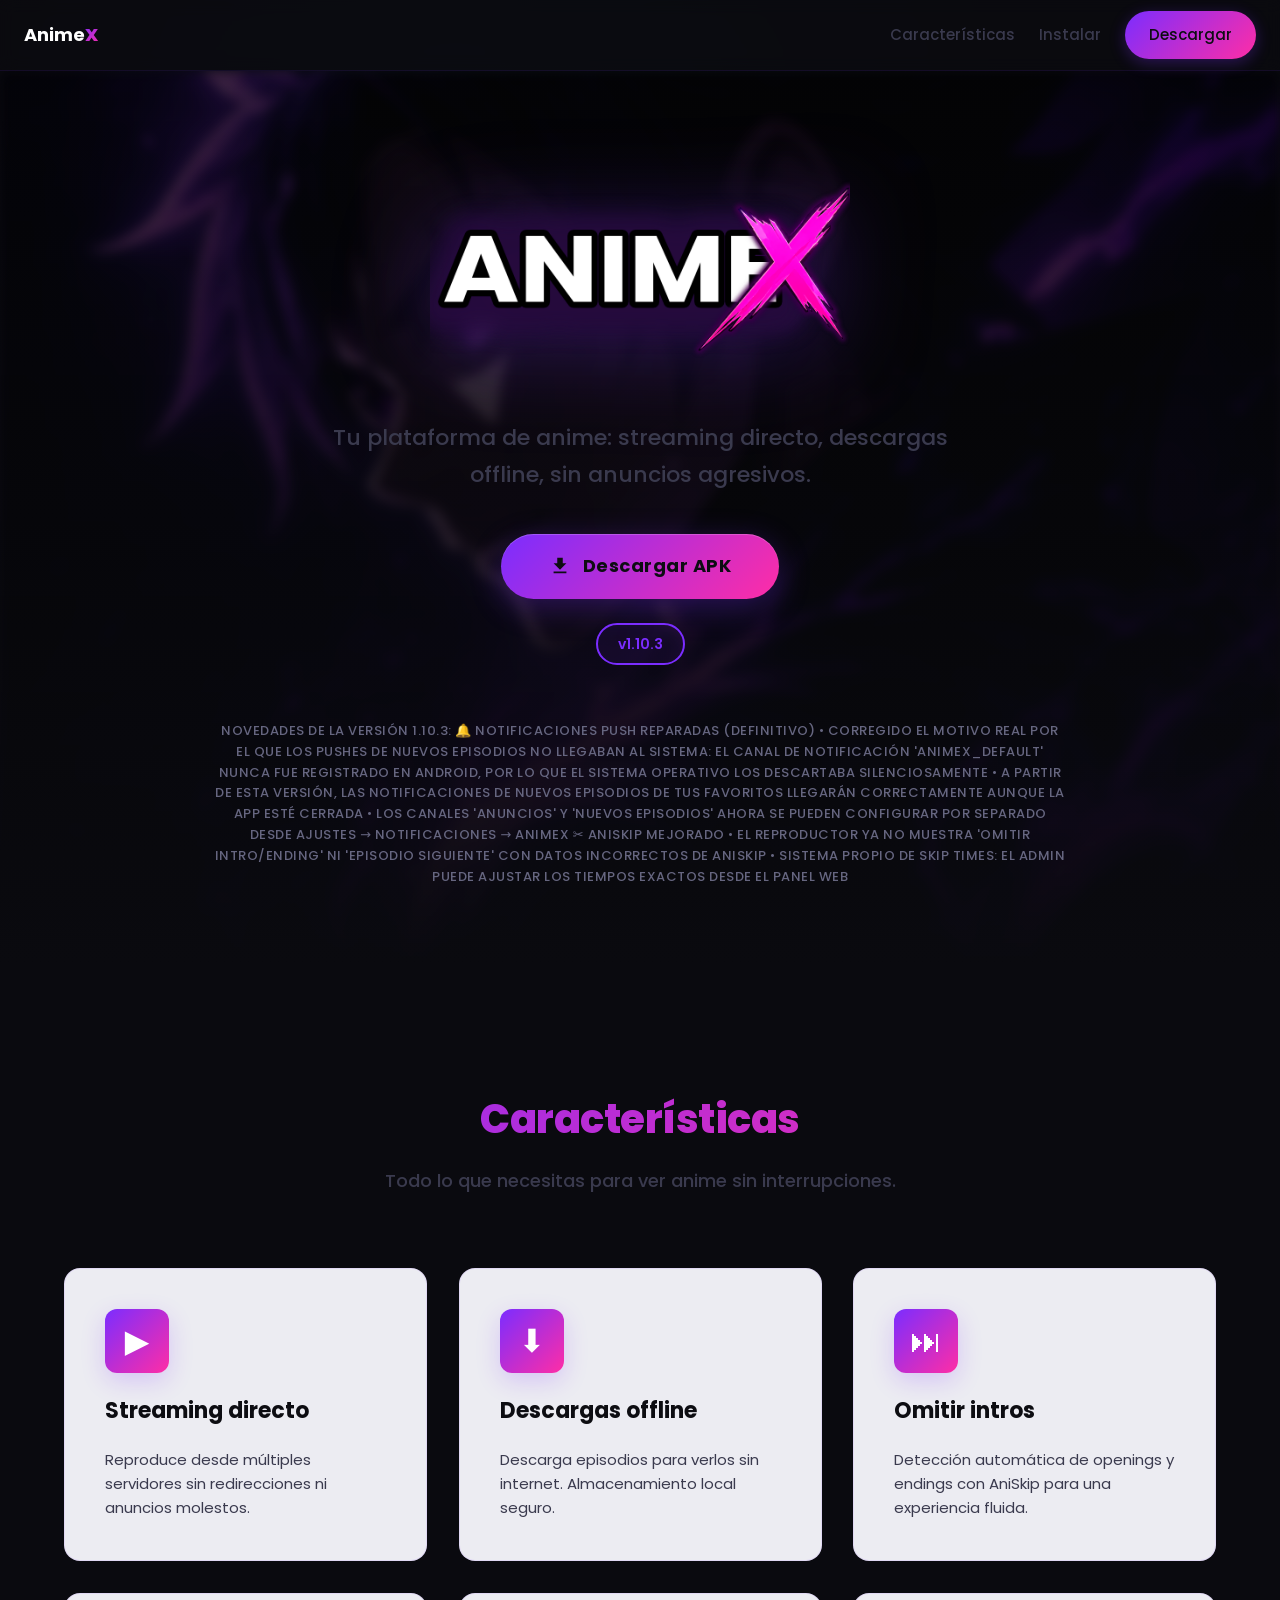
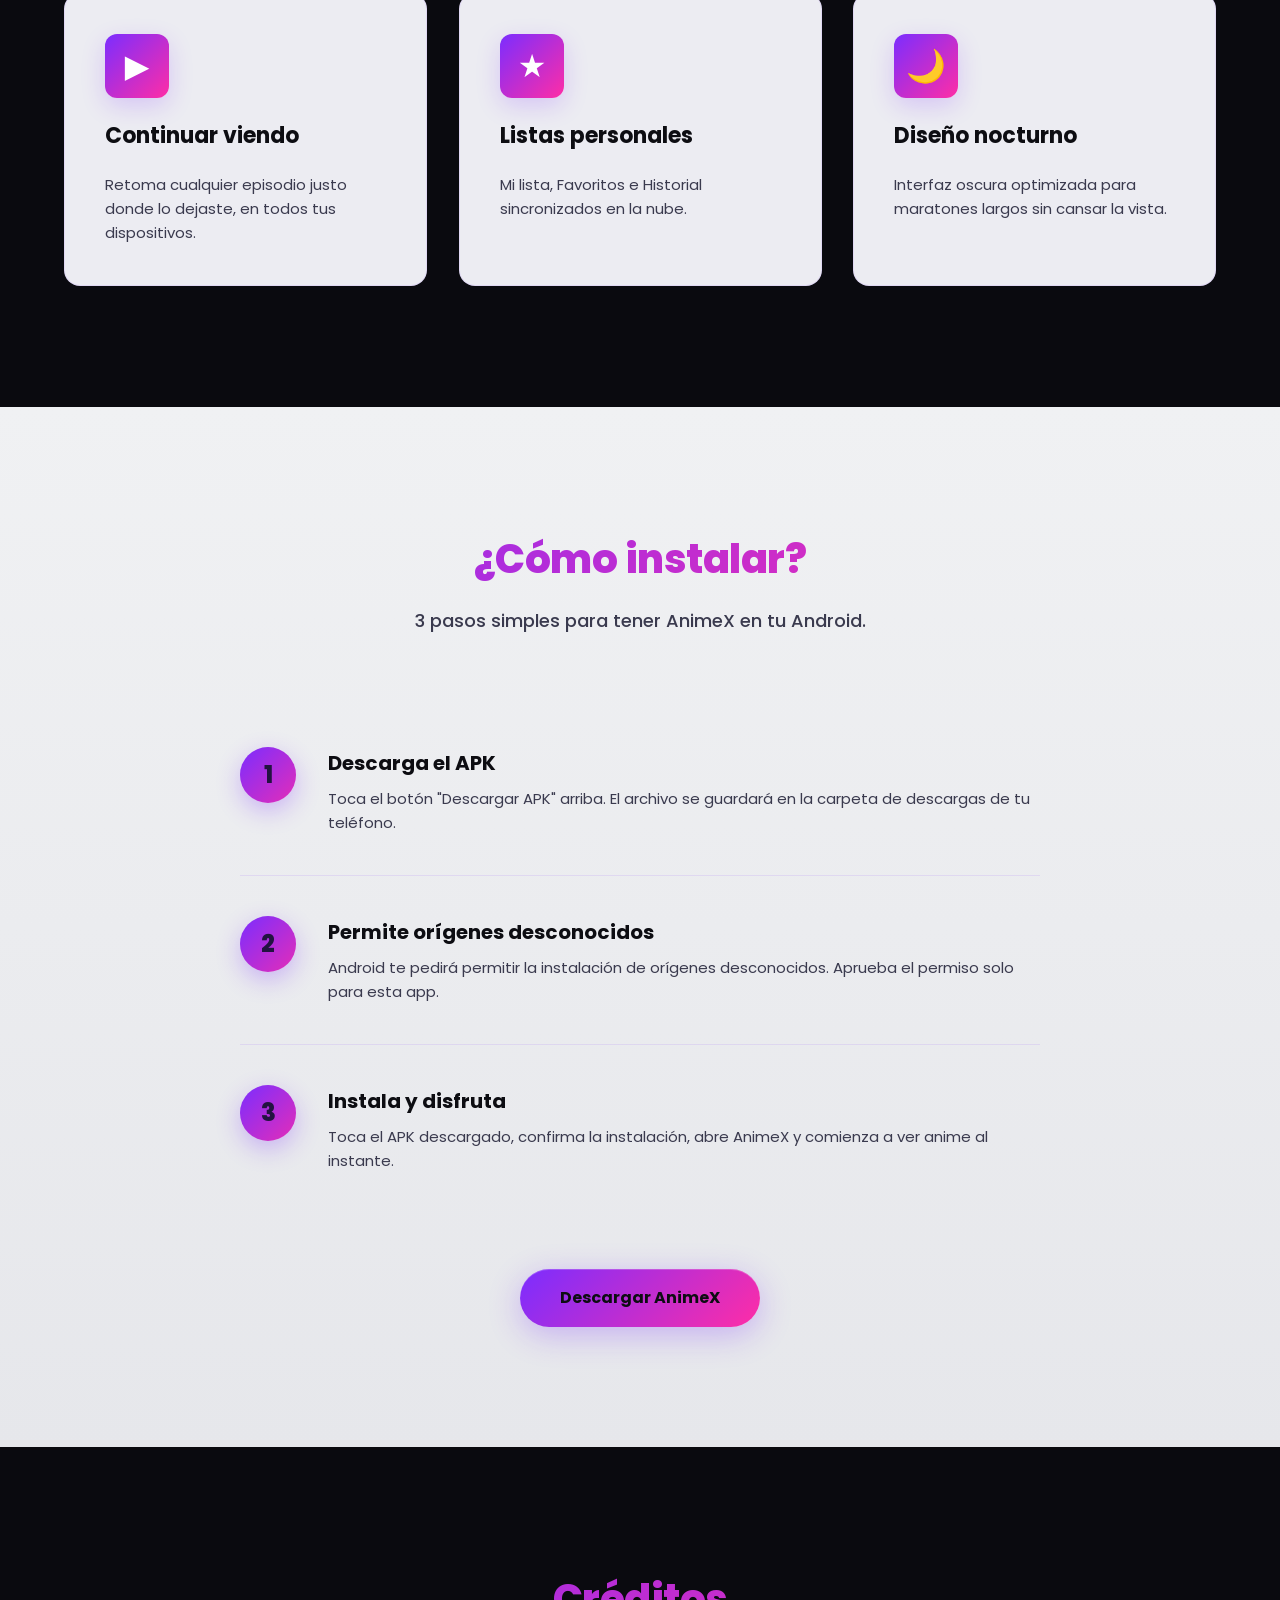
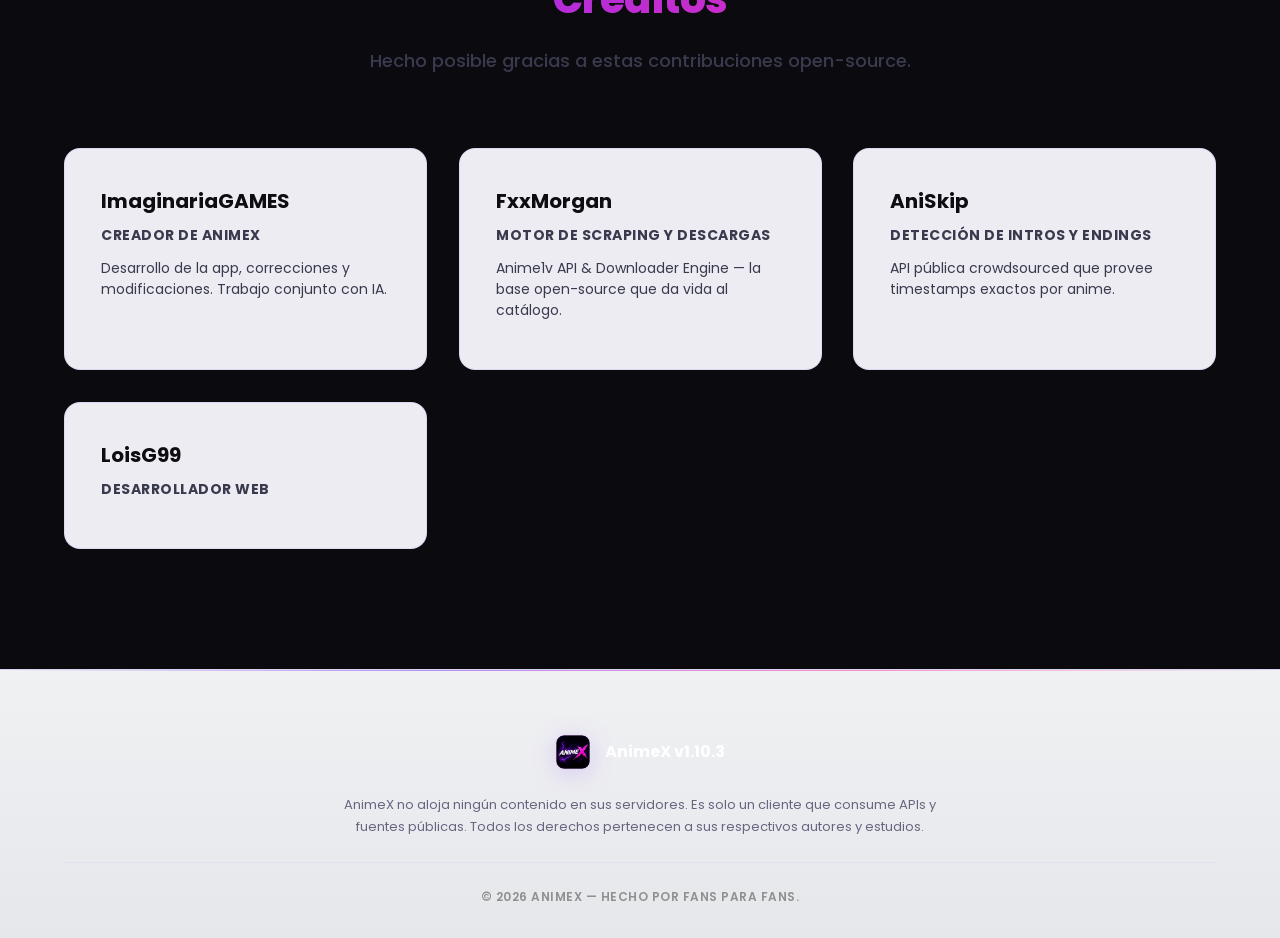
<file: index.html>
<!DOCTYPE html>
<html lang="es">
<head>
    <meta charset="UTF-8">
    <meta name="viewport" content="width=device-width, initial-scale=1.0">
    <meta name="description" content="AnimeX — Plataforma de streaming de anime con descargas offline, sin anuncios agresivos.">
    <meta name="theme-color" content="#0A0A0F">
    <meta name="color-scheme" content="dark light">
    <title>AnimeX — Streaming de anime sin anuncios agresivos</title>
    <link rel="preload" as="image" href="assets/ANIMEX.webp" fetchpriority="high">
    <link rel="preload" as="image" href="assets/animex-fondo.webp">
    <link rel="preload" href="styles.min.css" as="style" onload="this.rel='stylesheet'">
    <noscript><link rel="stylesheet" href="styles.min.css"></noscript>
    <style>
        html,body{height:100%;margin:0}
        body{background:#0A0A0F;color:#fff;font-family:'Poppins',system-ui,-apple-system,Segoe UI,Roboto,'Helvetica Neue',Arial;line-height:1.6}
        .container{max-width:1200px;margin:0 auto;padding:0 24px}
        .header{position:sticky;top:0;z-index:100;background:rgba(10,10,15,0.7);border-bottom:1px solid rgba(123,45,255,0.1)}
        .header-inner{display:flex;align-items:center;justify-content:space-between;height:70px;padding:0 24px}
        .logo{font-weight:700;font-size:18px}
        .nav{display:flex;gap:24px}
        .hero{min-height:80vh;display:flex;align-items:center;justify-content:center;padding:80px 24px;text-align:center}
        .hero-bg{position:absolute;inset:0;background-image:url('assets/animex-fondo.webp');background-repeat:no-repeat;background-size:cover;background-position:center;filter:blur(6px) brightness(0.35);will-change:transform}
        .hero-content{position:relative;z-index:1;max-width:900px}
        .hero-logo{max-width:420px;width:90%;margin:0 auto 32px;display:block}
    </style>
    <link rel="preconnect" href="https://fonts.googleapis.com">
    <link rel="preconnect" href="https://fonts.gstatic.com" crossorigin>
    <link href="https://fonts.googleapis.com/css2?family=Poppins:wght@400;500;600;700;800&display=swap" rel="stylesheet">
</head>
<body>

    <!-- ─────── Header ─────── -->
    <header class="header" role="banner">
        <div class="header-inner">
            <a href="" class="logo" title="AnimeX - Inicio">
                <span>Anime<span class="logo-x">X</span></span>
            </a>
            <nav class="nav" role="navigation" aria-label="Navegación principal">
                <a href="#features" aria-label="Ver características">Características</a>
                <a href="#install" aria-label="Cómo instalar">Instalar</a>
                <a href="#download" class="nav-cta" id="download-btn-3" role="button" aria-label="Descargar APK de AnimeX">Descargar</a>
            </nav>
        </div>
    </header>

    <!-- ─────── Hero ─────── -->
    <section id="hero" class="hero" role="main" aria-label="Sección principal">
        <div class="hero-bg" aria-hidden="true"></div>
        <div class="hero-overlay" aria-hidden="true"></div>
        
        <div class="container hero-content">
            <img src="assets/ANIMEX.webp" alt="AnimeX - Logotipo Principal" class="hero-logo" width="600" height="236" fetchpriority="high">
            <h1 class="hero-tagline">
                Tu plataforma de anime: streaming directo, descargas offline, sin anuncios agresivos.
            </h1>
        
            <a id="download-btn" href="#" class="btn-primary btn-lg" download aria-label="Descargar aplicación APK">
                <svg width="22" height="22" viewBox="0 0 24 24" fill="currentColor" aria-hidden="true"> 
                    <path d="M5 20h14v-2H5v2zM19 9h-4V3H9v6H5l7 7 7-7z"/>
                </svg>
                Descargar APK
            </a>
            <br>
            <div class="hero-version" role="status" aria-live="polite">
                <span id="version-tag" aria-label="Versión actual">cargando…</span>
            </div>
            <p class="hero-meta" id="release-notes-preview" aria-label="Información de la versión">
                Última versión disponible
            </p>
        </div>
    </section>

    <!-- ─────── Features ─────── -->
    <section id="features" class="section" role="region" aria-labelledby="features-title">
        <div class="container">
            <h2 class="section-title" id="features-title">Características</h2>
            <p class="section-subtitle">Todo lo que necesitas para ver anime sin interrupciones.</p>

            <div class="features-grid" role="list">
                <article class="feature-card" role="listitem">
                    <div class="feature-icon" aria-hidden="true">▶</div>
                    <h3>Streaming directo</h3>
                    <p>Reproduce desde múltiples servidores sin redirecciones ni anuncios molestos.</p>
                </article>
                <article class="feature-card" role="listitem">
                    <div class="feature-icon" aria-hidden="true">⬇</div>
                    <h3>Descargas offline</h3>
                    <p>Descarga episodios para verlos sin internet. Almacenamiento local seguro.</p>
                </article>
                <article class="feature-card" role="listitem">
                    <div class="feature-icon" aria-hidden="true">⏭</div>
                    <h3>Omitir intros</h3>
                    <p>Detección automática de openings y endings con AniSkip para una experiencia fluida.</p>
                </article>
                <article class="feature-card" role="listitem">
                    <div class="feature-icon" aria-hidden="true">▶</div>
                    <h3>Continuar viendo</h3>
                    <p>Retoma cualquier episodio justo donde lo dejaste, en todos tus dispositivos.</p>
                </article>
                <article class="feature-card" role="listitem">
                    <div class="feature-icon" aria-hidden="true">★</div>
                    <h3>Listas personales</h3>
                    <p>Mi lista, Favoritos e Historial sincronizados en la nube.</p>
                </article>
                <article class="feature-card" role="listitem">
                    <div class="feature-icon" aria-hidden="true">🌙</div>
                    <h3>Diseño nocturno</h3>
                    <p>Interfaz oscura optimizada para maratones largos sin cansar la vista.</p>
                </article>
            </div>
        </div>
    </section>

    <!-- ─────── Install ─────── -->
    <section id="install" class="section section-alt" role="region" aria-labelledby="install-title">
        <div class="container">
            <h2 class="section-title" id="install-title">¿Cómo instalar?</h2>
            <p class="section-subtitle">3 pasos simples para tener AnimeX en tu Android.</p>

            <ol class="install-steps" role="list">
                <li role="listitem">
                    <div class="step-num" aria-label="Paso 1">1</div>
                    <div class="step-body">
                        <h3>Descarga el APK</h3>
                        <p>Toca el botón "Descargar APK" arriba. El archivo se guardará en la carpeta de descargas de tu teléfono.</p>
                    </div>
                </li>
                <li role="listitem">
                    <div class="step-num" aria-label="Paso 2">2</div>
                    <div class="step-body">
                        <h3>Permite orígenes desconocidos</h3>
                        <p>Android te pedirá permitir la instalación de orígenes desconocidos. Aprueba el permiso solo para esta app.</p>
                    </div>
                </li>
                <li role="listitem">
                    <div class="step-num" aria-label="Paso 3">3</div>
                    <div class="step-body">
                        <h3>Instala y disfruta</h3>
                        <p>Toca el APK descargado, confirma la instalación, abre AnimeX y comienza a ver anime al instante.</p>
                    </div>
                </li>
            </ol>

            <div class="install-cta">
                <a id="download-btn-2" href="#" class="btn-primary" download aria-label="Descargar AnimeX ahora">Descargar AnimeX</a>
            </div>
        </div>
    </section>

    <!-- ─────── Credits ─────── -->
    <section id="credits" class="section" role="region" aria-labelledby="credits-title">
        <div class="container">
            <h2 class="section-title" id="credits-title">Créditos</h2>
            <p class="section-subtitle">Hecho posible gracias a estas contribuciones open-source.</p>

            <div class="credits-grid" role="list">
                <article class="credit-card" role="listitem">
                    <h3>ImaginariaGAMES</h3>
                    <p class="credit-role">Creador de AnimeX</p>
                    <p>Desarrollo de la app, correcciones y modificaciones. Trabajo conjunto con IA.</p>
                </article>
                <article class="credit-card" role="listitem">
                    <h3>FxxMorgan</h3>
                    <p class="credit-role">Motor de scraping y descargas</p>
                    <p>Anime1v API & Downloader Engine — la base open-source que da vida al catálogo.</p>
                </article>
                <article class="credit-card" role="listitem">
                    <h3>AniSkip</h3>
                    <p class="credit-role">Detección de intros y endings</p>
                    <p>API pública crowdsourced que provee timestamps exactos por anime.</p>
                </article>
                <article class="credit-card" role="listitem">
                    <h3>LoisG99</h3>
                    <p class="credit-role">Desarrollador web</p>
                </article>
            </div>
        </div>
    </section>

    <!-- ─────── Footer ─────── -->
    <footer class="footer" role="contentinfo">
        <div class="container footer-inner">
            <div class="footer-brand">
                <img src="assets/icono.ico" alt="AnimeX" class="footer-logo" loading="lazy">
                <span>AnimeX <span id="footer-version">v—</span></span>
            </div>
            <p class="footer-disclaimer">
                AnimeX no aloja ningún contenido en sus servidores.
                Es solo un cliente que consume APIs y fuentes públicas.
                Todos los derechos pertenecen a sus respectivos autores y estudios.
            </p>
            <p class="footer-copy">
                © 2026 AnimeX — Hecho por Fans para Fans.
            </p>
        </div>
    </footer>

    <!-- Load minified script for production, fallback to unminified if missing -->
    <script>
        (function(){
            var s = document.createElement('script');
            s.src = 'script.min.js';
            s.defer = true;
            s.onload = function(){};
            s.onerror = function(){
                var f = document.createElement('script');
                f.src = 'script.js'; f.defer = true; document.head.appendChild(f);
            };
            document.head.appendChild(s);
        })();
    </script>
</body>
</html>
</file>
<file: styles.min.css>
:root {
    --bg-primary: #0A0A0F;
    --bg-surface: #161620;
    --bg-elevated: #1F1F2E;
    --bg-card: #1A1A26;
    --primary: #7B2DFF;
    --primary-soft: #FF2DA6;
    --accent: #FFBA00;
    --accent-secondary: #00D9FF;
    --text-primary: #FFFFFF;
    --text-secondary: #B3B3CC;
    --text-muted: #7A7A8E;
    --text-faded: #5A5A6E;
    --gradient-premium: linear-gradient(135deg, #7B2DFF 0%, #FF2DA6 100%);
    --gradient-accent: linear-gradient(135deg, #00D9FF 0%, #7B2DFF 100%);
    --gradient-hot: linear-gradient(135deg, #FF2DA6 0%, #FFBA00 100%);
    --shadow-sm: 0 4px 16px rgba(0, 0, 0, 0.3);
    --shadow-md: 0 8px 32px rgba(0, 0, 0, 0.4);
    --shadow-lg: 0 16px 48px rgba(123, 45, 255, 0.15);
    --shadow-glow: 0 0 32px rgba(123, 45, 255, 0.2);
    --radius-sm: 8px;
    --radius-md: 12px;
    --radius-lg: 16px;
    --radius-xl: 24px;
    --radius-full: 999px;
    --transition-fast: .15s cubic-bezier(.4, 0, .2, 1);
    --transition-base: .25s cubic-bezier(.4, 0, .2, 1);
    --transition-slow: .4s cubic-bezier(.4, 0, .2, 1)
}

* {
    margin: 0;
    padding: 0;
    box-sizing: border-box
}

html {
    scroll-behavior: smooth
}

body {
    font-family: 'Poppins', system-ui, -apple-system, sans-serif;
    background: var(--bg-primary);
    color: var(--text-primary);
    line-height: 1.6;
    -webkit-font-smoothing: antialiased;
    overflow-x: hidden;
    position: relative
}

body::before {
    content: '';
    position: absolute;
    top: 0;
    left: 0;
    width: 100%;
    height: 100%;
    background: radial-gradient(circle at 20% 50%, rgba(123, 45, 255, 0.08) 0%, transparent 50%), radial-gradient(circle at 80% 80%, rgba(255, 45, 166, 0.08) 0%, transparent 50%), radial-gradient(circle at 40% 20%, rgba(0, 217, 255, 0.08) 0%, transparent 50%);
    pointer-events: none;
    z-index: -1
}

a {
    color: inherit;
    text-decoration: none;
    transition: color var(--transition-fast)
}

img {
    max-width: 100%;
    display: block;
    transition: transform var(--transition-base), filter var(--transition-base)
}

.container {
    max-width: 1200px;
    margin: 0 auto;
    padding: 0 24px
}

.header {
    position: sticky;
    top: 0;
    z-index: 100;
    background: rgba(10, 10, 15, .7);
    backdrop-filter: blur(8px);
    -webkit-backdrop-filter: blur(8px);
    border-bottom: 1px solid rgba(123, 45, 255, .1);
    transition: all var(--transition-base);
    will-change: transform
}

.header:hover {
    background: rgba(10, 10, 15, .85);
    border-bottom-color: rgba(123, 45, 255, .2);
    box-shadow: 0 8px 32px rgba(123, 45, 255, .05)
}

.header-inner {
    display: flex;
    align-items: center;
    justify-content: space-between;
    height: 70px;
    max-width: 1400px;
    margin: 0 auto;
    padding: 0 24px
}

.logo {
    display: flex;
    align-items: center;
    gap: 12px;
    font-weight: 700;
    font-size: 18px;
    transition: transform var(--transition-fast)
}

.logo:hover {
    transform: scale(1.05)
}

.logo-x {
    background: var(--gradient-premium);
    -webkit-background-clip: text;
    -webkit-text-fill-color: transparent;
    background-clip: text;
    font-weight: 800
}

.nav {
    display: flex;
    align-items: center;
    gap: 36px
}

.nav a {
    color: var(--text-secondary);
    font-weight: 500;
    font-size: 15px;
    position: relative;
    transition: color var(--transition-fast)
}

.nav a::after {
    content: '';
    position: absolute;
    bottom: -4px;
    left: 0;
    width: 0;
    height: 2px;
    background: var(--gradient-premium);
    transition: width var(--transition-base)
}

.nav a:hover {
    color: var(--text-primary)
}

.nav a:hover::after {
    width: 100%
}

.nav-cta {
    background: var(--gradient-premium);
    color: var(--text-primary) !important;
    padding: 12px 24px;
    border-radius: var(--radius-full);
    font-weight: 600;
    box-shadow: 0 4px 16px rgba(123, 45, 255, .3);
    transition: all var(--transition-base);
    position: relative;
    overflow: hidden
}

.nav-cta::before {
    content: '';
    position: absolute;
    top: 0;
    left: -100%;
    width: 100%;
    height: 100%;
    background: linear-gradient(90deg, transparent, rgba(255, 255, 255, .3), transparent);
    transition: left var(--transition-slow)
}

.nav-cta:hover::before {
    left: 100%
}

@media (max-width:768px) {
    .header-inner {
        height: 60px;
        padding: 0 16px
    }

    .logo {
        font-size: 16px
    }

    .nav {
        gap: 20px
    }

    .nav a:not(.nav-cta) {
        display: none
    }
}

.hero {
    position: relative;
    min-height: 100vh;
    display: flex;
    align-items: center;
    justify-content: center;
    overflow: hidden;
    padding: 80px 24px
}

.hero-bg {
    position: absolute;
    inset: 0;
    background-image: url('assets/animex-fondo.webp');
    background-repeat: no-repeat;
    background-size: cover;
    background-position: center;
    filter: blur(6px) brightness(.35) saturate(1.2);
    animation: zoomBg 60s ease-in-out infinite;
    will-change: transform
}

@keyframes zoomBg {

    0%,
    100% {
        transform: scale(1)
    }

    50% {
        transform: scale(1.05)
    }
}

.hero-overlay {
    position: absolute;
    inset: 0;
    background: linear-gradient(to bottom, rgba(10, 10, 15, .3) 0%, rgba(10, 10, 15, .6) 50%, rgba(10, 10, 15, 1) 100%);
    animation: fadeInOverlay 1.5s ease-out forwards
}

@keyframes fadeInOverlay {
    from {
        opacity: 0
    }

    to {
        opacity: 1
    }
}

.hero-content {
    position: relative;
    z-index: 1;
    text-align: center;
    max-width: 900px;
    animation: slideUp 1s ease-out forwards
}

@keyframes slideUp {
    from {
        opacity: 0;
        transform: translateY(40px)
    }

    to {
        opacity: 1;
        transform: translateY(0)
    }
}

.hero-logo {
    max-width: 420px;
    width: 90%;
    margin: 0 auto 48px;
    filter: drop-shadow(0 12px 48px rgba(123, 45, 255, .3));
    animation: floatIn 1.2s ease-out .2s forwards;
    animation-fill-mode: both;
    opacity: 0
}

@keyframes floatIn {
    from {
        opacity: 0;
        transform: translateY(20px) scale(.95)
    }

    to {
        opacity: 1;
        transform: translateY(0) scale(1)
    }
}

.hero-logo:hover {
    transform: scale(1.02)
}

.hero-tagline {
    font-size: 22px;
    color: var(--text-secondary);
    max-width: 680px;
    margin: 0 auto 40px;
    line-height: 1.7;
    font-weight: 500;
    animation: slideUp 1s ease-out .3s forwards;
    animation-fill-mode: both;
    opacity: 0
}

.hero-version {
    display: inline-block;
    margin-top: 24px;
    padding: 8px 20px;
    border: 2px solid var(--primary);
    border-radius: var(--radius-full);
    margin-bottom: 36px;
    font-weight: 600;
    font-size: 14px;
    color: var(--primary);
    background: rgba(123, 45, 255, .08);
    animation: slideUp 1s ease-out .4s forwards;
    animation-fill-mode: both;
    opacity: 0;
    transition: all var(--transition-base)
}

.hero-version:hover {
    background: rgba(123, 45, 255, .15);
    box-shadow: 0 0 20px rgba(123, 45, 255, .3);
    transform: scale(1.05)
}

.hero-meta {
    margin-top: 20px;
    color: var(--text-muted);
    font-size: 13px;
    font-weight: 500;
    letter-spacing: .5px;
    text-transform: uppercase;
    animation: slideUp 1s ease-out .5s forwards;
    animation-fill-mode: both;
    opacity: 0
}

.btn-primary {
    display: inline-flex;
    align-items: center;
    justify-content: center;
    gap: 12px;
    padding: 16px 40px;
    background: var(--gradient-premium);
    color: var(--text-primary);
    font-weight: 700;
    font-size: 16px;
    border-radius: var(--radius-full);
    cursor: pointer;
    transition: all var(--transition-base);
    box-shadow: 0 8px 32px rgba(123, 45, 255, .3), inset 0 1px 0 rgba(255, 255, 255, .2);
    position: relative;
    overflow: hidden;
    animation: slideUp 1s ease-out .6s forwards;
    animation-fill-mode: both;
    opacity: 0
}

.btn-primary::before {
    content: '';
    position: absolute;
    top: 0;
    left: -100%;
    width: 100%;
    height: 100%;
    background: linear-gradient(90deg, transparent, rgba(255, 255, 255, .4), transparent);
    transition: left var(--transition-slow);
    z-index: 1
}

.btn-primary:hover::before {
    left: 100%
}

.btn-primary svg {
    width: 22px;
    height: 22px;
    transition: transform var(--transition-base)
}

.btn-primary:hover svg {
    animation: bounce .6s ease-in-out 1
}

@keyframes bounce {

    0%,
    100% {
        transform: translateY(0)
    }

    50% {
        transform: translateY(-4px)
    }
}

.btn-lg {
    padding: 18px 48px;
    font-size: 18px;
    letter-spacing: .5px
}

.section {
    padding: 120px 0;
    position: relative
}

.section-alt {
    background: linear-gradient(180deg, var(--bg-surface) 0%, var(--bg-elevated) 100%)
}

.section-title {
    text-align: center;
    font-size: 40px;
    font-weight: 800;
    margin-bottom: 16px;
    background: var(--gradient-premium);
    -webkit-background-clip: text;
    -webkit-text-fill-color: transparent;
    background-clip: text;
    letter-spacing: -.5px
}

.section-subtitle {
    text-align: center;
    color: var(--text-secondary);
    font-size: 18px;
    margin-bottom: 72px;
    font-weight: 500;
    max-width: 600px;
    margin-left: auto;
    margin-right: auto
}

@media (max-width:768px) {
    .section {
        padding: 80px 0
    }

    .section-title {
        font-size: 28px
    }

    .section-subtitle {
        font-size: 16px;
        margin-bottom: 48px
    }
}

.features-grid {
    display: grid;
    grid-template-columns: repeat(auto-fit, minmax(320px, 1fr));
    gap: 32px;
    max-width: 1400px;
    margin: 0 auto
}

.feature-card {
    background: var(--bg-card);
    border: 1px solid rgba(123, 45, 255, .1);
    border-radius: var(--radius-lg);
    padding: 40px;
    transition: all var(--transition-base);
    position: relative;
    overflow: hidden;
    display: flex;
    flex-direction: column;
    gap: 20px;
    animation: scaleIn .6s ease-out both
}

@keyframes scaleIn {
    from {
        opacity: 0;
        transform: scale(.95)
    }

    to {
        opacity: 1;
        transform: scale(1)
    }
}

.feature-card:nth-child(1) {
    animation-delay: .1s
}

.feature-card:nth-child(2) {
    animation-delay: .2s
}

.feature-card:nth-child(3) {
    animation-delay: .3s
}

.feature-card:nth-child(4) {
    animation-delay: .4s
}

.feature-card:nth-child(5) {
    animation-delay: .5s
}

.feature-card:nth-child(6) {
    animation-delay: .6s
}

.feature-card::before {
    content: '';
    position: absolute;
    top: 0;
    left: 0;
    right: 0;
    height: 1px;
    background: linear-gradient(90deg, transparent, var(--primary), transparent);
    opacity: 0;
    transition: opacity var(--transition-base)
}

.feature-card:hover {
    transform: translateY(-8px) scale(1.02);
    border-color: rgba(123, 45, 255, .3);
    box-shadow: 0 16px 48px rgba(123, 45, 255, .15), inset 0 1px 0 rgba(123, 45, 255, .1)
}

.feature-card:hover::before {
    opacity: 1
}

.feature-icon {
    width: 64px;
    height: 64px;
    border-radius: var(--radius-md);
    background: var(--gradient-premium);
    display: flex;
    align-items: center;
    justify-content: center;
    font-size: 32px;
    transition: all var(--transition-base);
    box-shadow: 0 8px 24px rgba(123, 45, 255, .2);
    flex-shrink: 0
}

.feature-card:hover .feature-icon {
    transform: scale(1.2) rotate(5deg);
    box-shadow: 0 12px 36px rgba(123, 45, 255, .4)
}

.feature-card h3 {
    font-size: 22px;
    font-weight: 700;
    margin: 0;
    color: var(--text-primary)
}

.feature-card p {
    color: var(--text-secondary);
    font-size: 15px;
    line-height: 1.6;
    margin: 0;
    flex-grow: 1
}

.install-steps {
    list-style: none;
    max-width: 800px;
    margin: 0 auto;
    counter-reset: step
}

.install-steps li {
    display: flex;
    align-items: flex-start;
    gap: 32px;
    padding: 40px 0;
    border-bottom: 1px solid rgba(123, 45, 255, .1);
    transition: all var(--transition-base);
    animation: slideIn .6s ease-out both
}

@keyframes slideIn {
    from {
        opacity: 0;
        transform: translateX(-30px)
    }

    to {
        opacity: 1;
        transform: translateX(0)
    }
}

.install-steps li:nth-child(1) {
    animation-delay: .1s
}

.install-steps li:nth-child(2) {
    animation-delay: .2s
}

.install-steps li:nth-child(3) {
    animation-delay: .3s
}

.install-steps li:hover {
    transform: translateX(8px)
}

.install-steps li:last-child {
    border-bottom: none
}

.step-num {
    flex-shrink: 0;
    width: 56px;
    height: 56px;
    border-radius: 50%;
    background: var(--gradient-premium);
    color: var(--text-primary);
    display: flex;
    align-items: center;
    justify-content: center;
    font-weight: 800;
    font-size: 24px;
    box-shadow: 0 8px 24px rgba(123, 45, 255, .3);
    transition: all var(--transition-base);
    position: relative
}

.step-num::after {
    content: '';
    position: absolute;
    inset: 0;
    border-radius: 50%;
    background: rgba(123, 45, 255, .2)
}

.install-steps li:hover .step-num {
    transform: scale(1.15);
    box-shadow: 0 12px 36px rgba(123, 45, 255, .5)
}

.step-body h3 {
    font-size: 20px;
    font-weight: 700;
    margin-bottom: 8px;
    color: var(--text-primary)
}

.step-body p {
    color: var(--text-secondary);
    font-size: 15px;
    line-height: 1.6;
    margin: 0
}

.install-cta {
    text-align: center;
    margin-top: 56px
}

.credits-grid {
    display: grid;
    grid-template-columns: repeat(auto-fit, minmax(280px, 1fr));
    gap: 32px;
    max-width: 1400px;
    margin: 0 auto
}

.credit-card {
    background: var(--bg-card);
    border: 1px solid rgba(123, 45, 255, .1);
    border-radius: var(--radius-lg);
    padding: 36px;
    transition: all var(--transition-base);
    position: relative;
    overflow: hidden;
    animation: scaleIn .6s ease-out both
}

.credit-card:nth-child(1) {
    animation-delay: .1s
}

.credit-card:nth-child(2) {
    animation-delay: .2s
}

.credit-card:nth-child(3) {
    animation-delay: .3s
}

.credit-card:nth-child(4) {
    animation-delay: .4s
}

.credit-card::before {
    content: '';
    position: absolute;
    top: 0;
    left: 0;
    right: 0;
    height: 3px;
    background: var(--gradient-premium);
    transform: scaleX(0);
    transform-origin: left;
    transition: transform var(--transition-base)
}

.credit-card:hover::before {
    transform: scaleX(1)
}

.credit-card:hover {
    transform: translateY(-6px);
    border-color: rgba(123, 45, 255, .3);
    box-shadow: 0 12px 40px rgba(123, 45, 255, .15), inset 0 1px 0 rgba(123, 45, 255, .1)
}

.credit-card h3 {
    font-size: 20px;
    font-weight: 700;
    margin-bottom: 8px;
    color: var(--text-primary)
}

.credit-role {
    color: var(--primary);
    font-size: 13px;
    font-weight: 700;
    margin-bottom: 16px;
    text-transform: uppercase;
    letter-spacing: .5px
}

.credit-card>p {
    color: var(--text-secondary);
    font-size: 14px;
    margin-bottom: 12px;
    line-height: 1.5
}


.footer {
    background: linear-gradient(180deg, var(--bg-surface) 0%, var(--bg-elevated) 100%);
    border-top: 1px solid rgba(123, 45, 255, .1);
    padding: 64px 0 32px;
    position: relative;
    overflow: hidden
}

.footer::before {
    content: '';
    position: absolute;
    top: 0;
    left: 0;
    right: 0;
    height: 1px;
    background: linear-gradient(90deg, transparent, var(--primary), var(--primary-soft), transparent);
    opacity: .5
}

.footer-inner {
    text-align: center;
    max-width: 800px;
    margin: 0 auto
}

.footer-brand {
    display: inline-flex;
    align-items: center;
    gap: 14px;
    margin-bottom: 24px;
    font-weight: 700;
    font-size: 16px;
    transition: all var(--transition-base)
}

.footer-brand img {
    width: 36px;
    height: 36px;
    border-radius: var(--radius-sm);
    transition: all var(--transition-base);
    filter: drop-shadow(0 4px 12px rgba(123, 45, 255, .2))
}

.footer-brand:hover img {
    filter: drop-shadow(0 8px 20px rgba(123, 45, 255, .4));
    transform: scale(1.1)
}

.footer-disclaimer {
    color: var(--text-muted);
    font-size: 13px;
    line-height: 1.7;
    margin-bottom: 24px;
    max-width: 600px;
    margin-left: auto;
    margin-right: auto
}

.footer-copy {
    color: var(--text-faded);
    font-size: 12px;
    letter-spacing: .5px;
    text-transform: uppercase;
    font-weight: 600;
    padding-top: 24px;
    border-top: 1px solid rgba(123, 45, 255, .05)
}

*:focus-visible {
    outline: 2px solid var(--primary);
    outline-offset: 4px
}

::selection {
    background: var(--gradient-premium);
    color: var(--text-primary)
}

::-moz-selection {
    background: var(--gradient-premium);
    color: var(--text-primary)
}

@media (prefers-reduced-motion:reduce) {
    * {
        animation-duration: 0.01ms !important;
        animation-iteration-count: 1 !important;
        transition-duration: 0.01ms !important;
        scroll-behavior: auto !important
    }
}

@media (prefers-color-scheme:light) {
    :root {
        --bg-primary: #FAFBFC;
        --bg-surface: #F0F1F3;
        --bg-elevated: #E6E7EB;
        --bg-card: #ECECF2;
        --text-primary: #0D0D12;
        --text-secondary: #3A3A4E;
        --text-muted: #666680;
        --text-faded: #909090
    }

    body::before {
        background: radial-gradient(circle at 20% 50%, rgba(123, 45, 255, .04) 0%, transparent 50%), radial-gradient(circle at 80% 80%, rgba(255, 45, 166, .04) 0%, transparent 50%), radial-gradient(circle at 40% 20%, rgba(0, 217, 255, .04) 0%, transparent 50%)
    }
}

@media (max-width:1200px) {
    .container {
        padding: 0 20px
    }
}

@media (max-width:768px) {
    .container {
        padding: 0 16px
    }

    .features-grid {
        gap: 20px
    }

    .feature-card {
        padding: 28px
    }

    .credits-grid {
        gap: 20px
    }

    .credit-card {
        padding: 28px
    }
}

@media (max-width:480px) {
    :root {
        font-size: 14px
    }

    .section-title {
        font-size: 24px
    }

    .section-subtitle {
        font-size: 14px;
        margin-bottom: 40px
    }

    .feature-card {
        padding: 20px
    }

    .step-num {
        width: 48px;
        height: 48px;
        font-size: 20px
    }

    .install-steps li {
        gap: 20px;
        padding: 24px 0
    }
}
</file>
